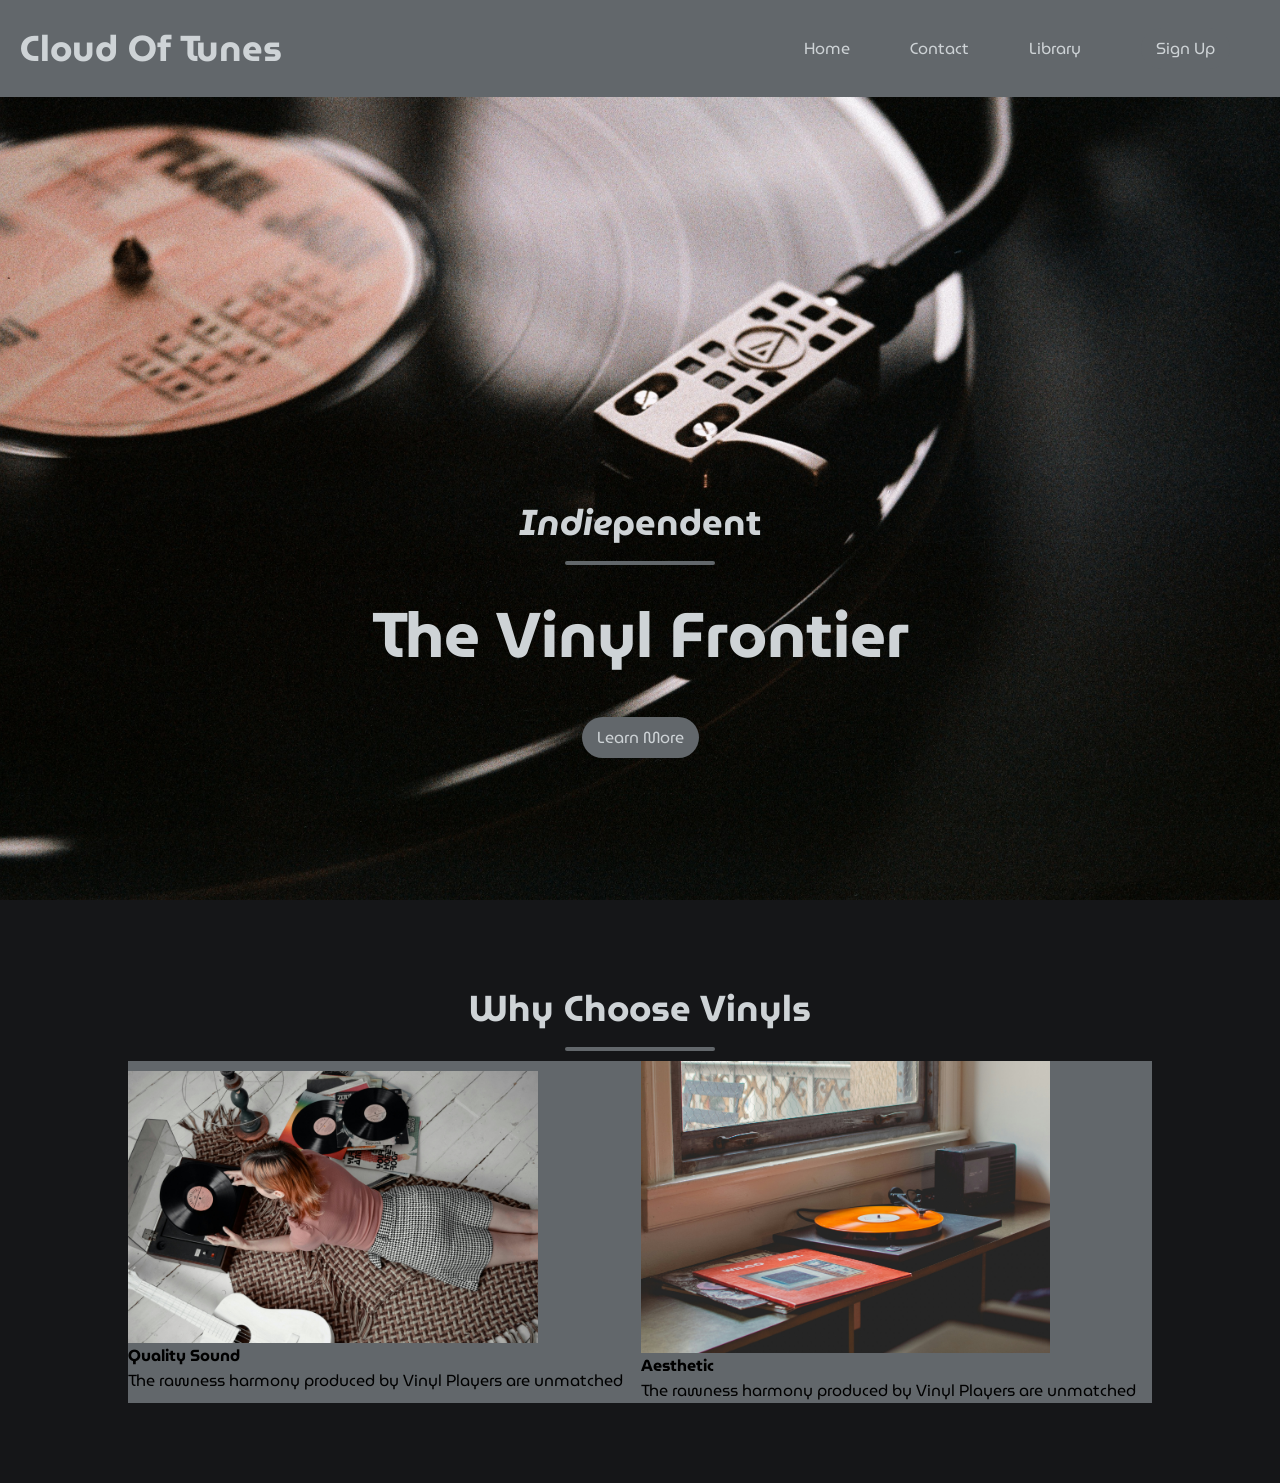
<file: index.html>
<!DOCTYPE html>
<html lang="en">
<head>
    <meta charset="UTF-8">

    <meta name="viewport" content="width=device-width, initial-scale=1.0">

    <title>The Vinyl Frontier</title>

    <link rel="stylesheet" href="styles.css">
    <link rel="icon" href="/Images/vinyl icon.png">

    <link rel="preconnect" href="https://fonts.googleapis.com">
    <link rel="preconnect" href="https://fonts.gstatic.com" crossorigin>
    <link href="https://fonts.googleapis.com/css2?family=MuseoModerno:ital,wght@0,100..900;1,100..900&display=swap" rel="stylesheet">

    <link rel="preconnect" href="https://fonts.googleapis.com">
    <link rel="preconnect" href="https://fonts.gstatic.com" crossorigin>
    <link href="https://fonts.googleapis.com/css2?family=Funnel+Display:wght@300..800&display=swap" rel="stylesheet">

</head>

<body>

    <nav class="navbar">
        <h1 class="logo">Cloud Of Tunes</h1>
        <ul class="nav-links">
            <li class="active"><a href="index.html">Home</a></li>
            <li class="active"><a href="contact.html">Contact</a></li>
            <li class="active"><a href="library.html">Library</a></li>
            <li class="ctn"><a href="signup.html">Sign Up</a></li>
        </ul>
    </nav>

    <header class="banner-three">
        <div class="header-content">
            <h2><i>Indie</i>pendent</h2>
            <div class="line"></div>
            <h1>The Vinyl Frontier</h1>
            <a href="about.html" class="ctn">Learn More</a>
        </div>
    </header>

    <section>
        <div>
            <h1 class="title">Why Choose Vinyls</h1>
            <div class="line"></div>
        <div class="row">
            <div class="col">
                <img src="Images/lady laying down with music around her.jpg">
                <h4>Quality Sound</h4>
                <p>The rawness harmony produced by Vinyl Players are unmatched</p>
                <!-- <a href="#" class="ctn">Learn More</a> -->
            </div>
            <div class="col">
                <img src="Images/vinyl table.jpg">
                <h4>Aesthetic</h4>
                <p>The rawness harmony produced by Vinyl Players are unmatched</p>
                <!-- <a href="#" class="ctn">Learn More</a> -->
            </div>
        </div>
        </div>
    </section>
</body>



</html>
</file>
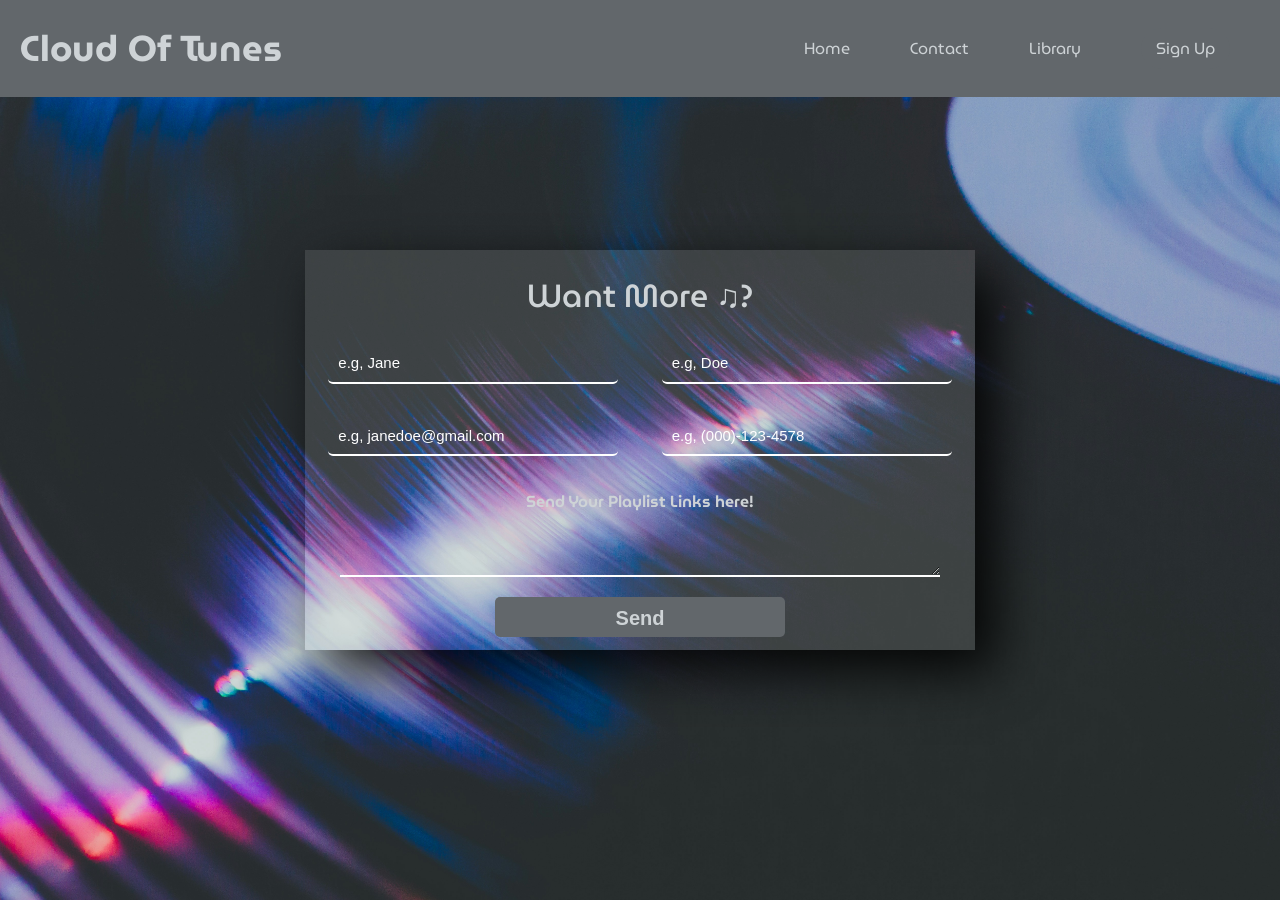
<file: contact.html>
<!DOCTYPE html>
<html lang="en">
<head>
    <meta charset="UTF-8">
    <meta name="viewport" content="width=device-width, initial-scale=1.0">
    <title>Get In Touch</title>

    <link rel="stylesheet" href="styles.css">
    <link rel="icon" href="Images/vinyl icon.png">

    <link rel="preconnect" href="https://fonts.googleapis.com">
    <link rel="preconnect" href="https://fonts.gstatic.com" crossorigin>
    <link href="https://fonts.googleapis.com/css2?family=MuseoModerno:ital,wght@0,100..900;1,100..900&display=swap" rel="stylesheet">

    <link rel="preconnect" href="https://fonts.googleapis.com">
    <link rel="preconnect" href="https://fonts.gstatic.com" crossorigin>
    <link href="https://fonts.googleapis.com/css2?family=Funnel+Display:wght@300..800&display=swap" rel="stylesheet">

</head>

<body>

     <header>
         <nav class="navbar">
        <h1 class="logo">Cloud Of Tunes</h1>
        <ul class="nav-links">
            <li class="active"><a href="index.html">Home</a></li>
            <li class="active"><a href="contact.html">Contact</a></li>
            <li class="active"><a href="library.html">Library</a></li>
            <li class="ctn"><a href="signup.html">Sign Up</a></li>
        </ul>
    </nav>
     </header>

    <div class="container">
        <form>
            <h1>Want More <span>&#9835;</span>?</h1>
            <input type="text" id="firstName" placeholder="e.g, Jane" required>
            <input type="text" id="lastName" placeholder="e.g, Doe" required>
            <input type="email" id="mail" placeholder="e.g, janedoe@gmail.com" required>
            <input type="tel" id="mobile" placeholder="e.g, (000)-123-4578" required>
            <h4>Send Your Playlist Links here!</h4>
            <textarea required></textarea>
            <input type="submit" value="Send" id="button1">
        </form>
    </div>
</body>

</html>
</file>
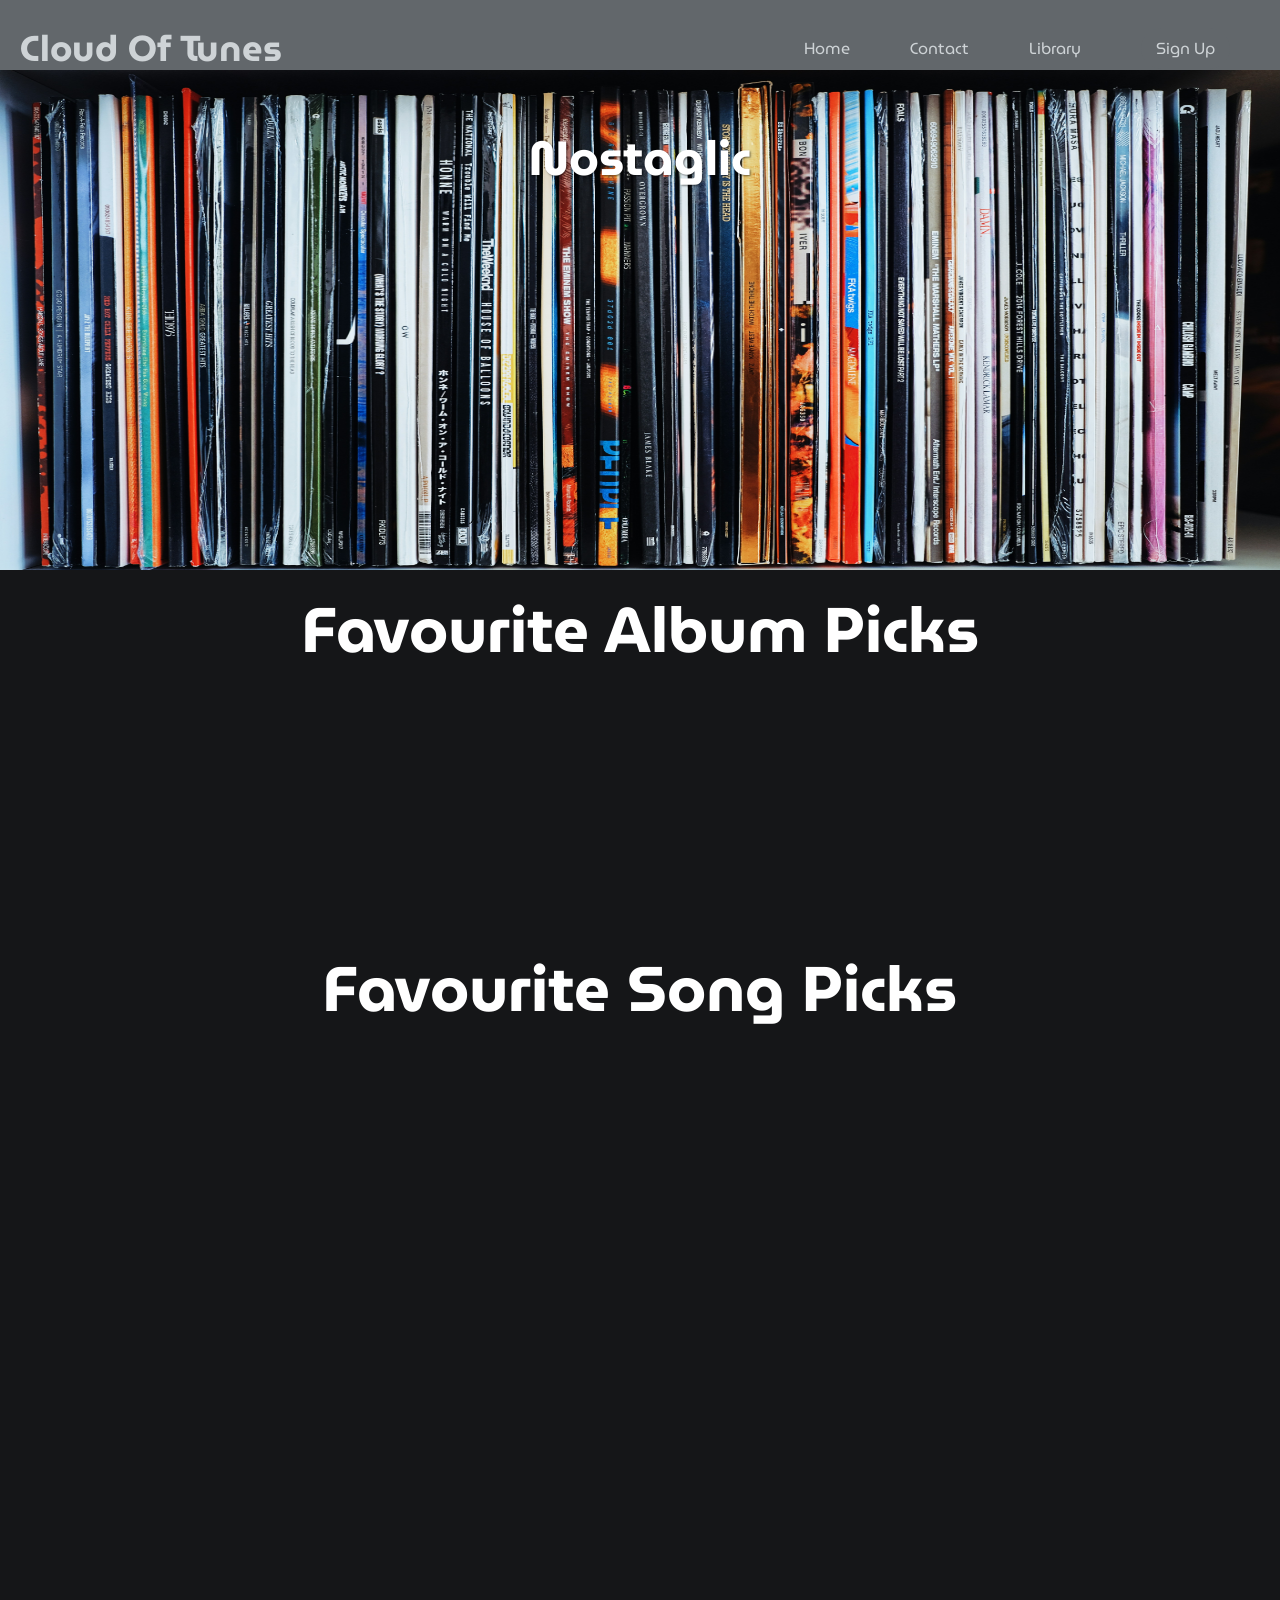
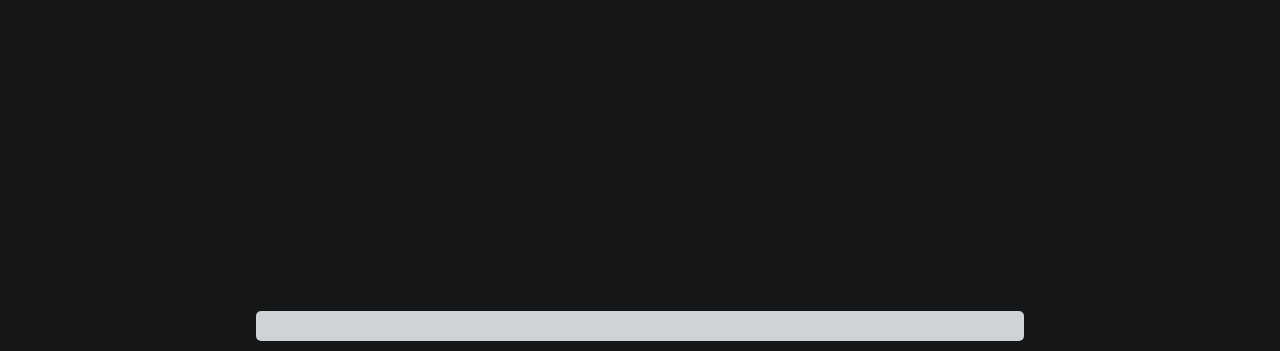
<file: library.html>
<!DOCTYPE html>
<html lang="en">
<head>
    <meta charset="UTF-8">
    <meta name="viewport" content="width=device-width, initial-scale=1.0">
    <title>Song Library</title>

    <link rel="stylesheet" href="styles.css">
    <link rel="icon" href="Images/vinyl icon.png">

    <link rel="preconnect" href="https://fonts.googleapis.com">
    <link rel="preconnect" href="https://fonts.gstatic.com" crossorigin>
    <link href="https://fonts.googleapis.com/css2?family=MuseoModerno:ital,wght@0,100..900;1,100..900&display=swap" rel="stylesheet">

    <link rel="preconnect" href="https://fonts.googleapis.com">
    <link rel="preconnect" href="https://fonts.gstatic.com" crossorigin>
    <link href="https://fonts.googleapis.com/css2?family=Funnel+Display:wght@300..800&display=swap" rel="stylesheet">

</head>
<body>
    
    <header>
         <nav class="navbar">
        <h1 class="logo">Cloud Of Tunes</h1>
        <ul class="nav-links">
            <li class="active"><a href="index.html">Home</a></li>
            <li class="active"><a href="contact.html">Contact</a></li>
            <li class="active"><a href="library.html">Library</a></li>
            <li class="ctn"><a href="signup.html">Sign Up</a></li>
        </ul>
    </nav>
        </header>

         <div class="slider">
        <figure>
            <div class="slide">
                <h1>Nostaglic</h1>
                <img src="Images/collection of vinyl.jpg" alt="Collection Of Vinyl">
            </div>
            <div class="slide">
                <h1>Quality</h1>
                <img src="/Images/vinyldarker.jpg" alt="A Darker Vinyl">
            </div>
            <div class="slide">
                <h1>Aesthetic</h1>
                <img src="Images/aestheic vinyl stash dark.jpg" alt="A Vinyl Stash">
            </div>
            <div class="slide">
                <h1>Affordable</h1>
                <img src="/Images/dark vinyl.jpg" alt="A Darker ambient Vinyl">
            </div>
        </figure>
    </div>

        <h2 class="logo-one">Favourite Album Picks</h2>
        <div class="container-three">
            <div class="album-one">
                    <iframe data-testid="embed-iframe" style="border-radius:12px" src="https://open.spotify.com/embed/album/5chTLnnxlxQVAgEv6YbEBe?utm_source=generator&theme=0" 
                    width="40%" height="152" frameBorder="0" allowfullscreen="" allow="autoplay; clipboard-write; encrypted-media; fullscreen; picture-in-picture" loading="lazy">
                    </iframe>
            </div>

            <div class="album-one">
                <iframe data-testid="embed-iframe" style="border-radius:12px" src="https://open.spotify.com/embed/album/0nW0w37lrQ87k7PLZvC4qJ?utm_source=generator&theme=0" 
                width="40%" height="152" frameBorder="0" allowfullscreen="" allow="autoplay; clipboard-write; encrypted-media; fullscreen; picture-in-picture" loading="lazy">
                </iframe>
            </div>

            <div class="album-one">
                <iframe data-testid="embed-iframe" style="border-radius:12px" src="https://open.spotify.com/embed/album/5VoeRuTrGhTbKelUfwymwu?utm_source=generator&theme=0" 
                width="40%" height="152" frameBorder="0" allowfullscreen="" allow="autoplay; clipboard-write; encrypted-media; fullscreen; picture-in-picture" loading="lazy">
                </iframe>
            </div>

            <div class="album-one">
                <iframe data-testid="embed-iframe" style="border-radius:12px" src="https://open.spotify.com/embed/album/2NjDbraAaxJaXkyWDKaLvJ?utm_source=generator&theme=0" 
                width="40%" height="152" frameBorder="0" allowfullscreen="" allow="autoplay; clipboard-write; encrypted-media; fullscreen; picture-in-picture" loading="lazy">
                </iframe>
            </div>
        </div>
        
        <h2 class="logo-one">Favourite Song Picks</h2>

        <div class="album-one">
            <iframe data-testid="embed-iframe" style="border-radius:12px" src="https://open.spotify.com/embed/track/4Z59a9hIn8EMsni3OiqGso?utm_source=generator&theme=0" width="100%" height="152" frameBorder="0" allowfullscreen="" allow="autoplay; clipboard-write; encrypted-media; fullscreen; picture-in-picture" loading="lazy"></iframe>
        </div>

        <div class="album-one">
            <iframe data-testid="embed-iframe" style="border-radius:12px" src="https://open.spotify.com/embed/track/3jjsRKEsF42ccXf8kWR3nu?utm_source=generator&theme=0" width="100%" height="152" frameBorder="0" allowfullscreen="" allow="autoplay; clipboard-write; encrypted-media; fullscreen; picture-in-picture" loading="lazy"></iframe>
        </div>

        <div class="album-one">
            <iframe data-testid="embed-iframe" style="border-radius:12px" src="https://open.spotify.com/embed/track/3jjsRKEsF42ccXf8kWR3nu?utm_source=generator&theme=0" width="100%" height="152" frameBorder="0" allowfullscreen="" allow="autoplay; clipboard-write; encrypted-media; fullscreen; picture-in-picture" loading="lazy"></iframe>
        </div>

        <div class="album-one">
            <iframe data-testid="embed-iframe" style="border-radius:12px" src="https://open.spotify.com/embed/track/4sNG6zQBmtq7M8aeeKJRMQ?utm_source=generator&theme=0" width="100%" height="152" frameBorder="0" allowfullscreen="" allow="autoplay; clipboard-write; encrypted-media; fullscreen; picture-in-picture" loading="lazy"></iframe>
        </div>

        <button><a href="pop.html">CLICK ME!</a></button>
</body>
</html>
</file>
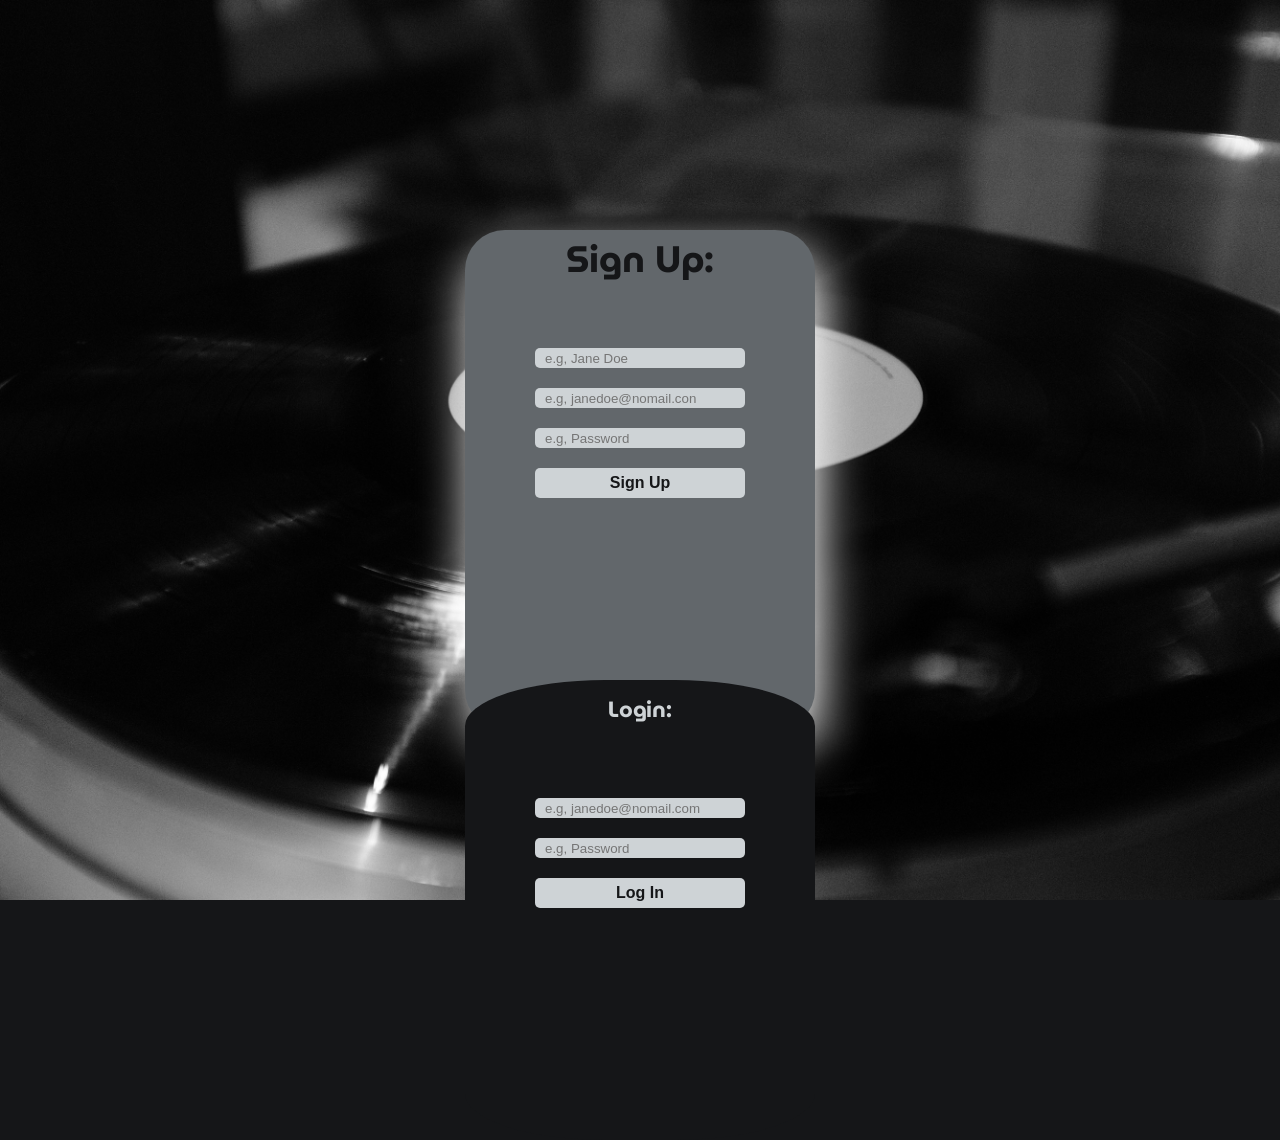
<file: signup.html>
<!DOCTYPE html>
<html lang="en">
<head>
    <meta charset="UTF-8">
    <meta name="viewport" content="width=device-width, initial-scale=1.0">
    <title>Sign Up!</title>
    <link rel="stylesheet" href="styles.css">
    <link rel="icon" href="Images/vinyl icon.png">

    <link rel="preconnect" href="https://fonts.googleapis.com">
    <link rel="preconnect" href="https://fonts.gstatic.com" crossorigin>
    <link href="https://fonts.googleapis.com/css2?family=MuseoModerno:ital,wght@0,100..900;1,100..900&display=swap" rel="stylesheet">

    <link rel="preconnect" href="https://fonts.googleapis.com">
    <link rel="preconnect" href="https://fonts.gstatic.com" crossorigin>
    <link href="https://fonts.googleapis.com/css2?family=Funnel+Display:wght@300..800&display=swap" rel="stylesheet">

</head>
<body class="back-main">
    <div>
        <div class="main">
            <input type="checkbox" id="check1" aria-hidden="true">

            <div class="signup">
                <form>
                    <label for="check1" aria-hidden="true">Sign Up:</label>
                    <input type="text" name="user-name" placeholder="e.g, Jane Doe" required>
                    <input type="email" name="email" placeholder="e.g, janedoe@nomail.con" required>
                    <input type="password" name="password" placeholder="e.g, Password" required>
                    <button><a href="index.html" class="redirect">Sign Up</a></button>
                </form>
            </div>

            <div class="login">
                <form>
                    <label for="check1" aria-hidden="true">Login:</label>
                    <input type="email" name="email" placeholder="e.g, janedoe@nomail.com" required>
                    <input type="password" name="password" placeholder="e.g, Password">
                    <button class="log"><a href="index.html" class="redirect">Log In</a></button>
                </form>
            </div>
        </div>
    </div>
</body>
</html>
</file>
<file: styles.css>
* {
    padding: 0;
    margin: 0;
    box-sizing: border-box;
}

body {
    font-family: "MuseoModerno", "Funnel Display";
    background-color: #151618;
}

/* Sign Up / Log In Page */

.back-main {
    justify-content: center;
    display: flex;
    align-items: center;
    min-height: 100vh;
    background-image: url(Images/vinyldarker.jpg); 
    background-size: cover;
    background-repeat: no-repeat;
    overflow: hidden;
}

.main {
    width: 350px;
    height: 500px;
    background: #62676B;
    border-radius: 40px;
    box-shadow: 5px 20px 50px #fff;
}

#check1 {
    display: none;
}

.signup {
    position: relative;
    width: 100%;
    height: 100%;
}

label {
    color: #151618;
    font-size: 2.3rem;
    justify-content: center;
    display: flex;
    margin: 60px;
    font-weight: bold;
    cursor: pointer;
    transition: .5s ease-in-out;
}

input {
    width: 60%;
    height: 20px;
    background: #CED3D6;
    justify-content: center;
    display: flex;
    margin: 20px auto;
    padding: 10px;
    border: none;
    outline: none;
    border-radius: 5px;
}

button {
    width: 60%;
    height: 30px;
    margin: 10px auto;
    justify-content: center;
    display: block;
    color: #151618;
    background: #CED3D6;
    font-size: 1em;
    font-weight: bold;
    margin-top: 20px;
    outline: none;
    border: none;
    border-radius: 5px;
    transition: .2s ease-in;
    cursor: pointer;
}

button:hover {
    background:#62676B;
    color:#CED3D6;
}

.log:hover  {
    background: #62676B;
    color: #CED3D6;
}

.login {
    color: #CED3D6;
    height: 460px;
    background: #151618;
    border-radius: 40% / 10%;
    transform: translateY(-110px);
    transition: .8s ease-in-out;
}

.login label {
    color: #CED3D6;
    transform: scale(0.6);
}

.redirect {
    color: #151618;
}

#check1:checked ~ .login {
    transform: translateY(-500px);
}

#checked:checked ~ .login label {
    transform: scale(1);
}

#checked:checked ~ .signup label {
    transform: scale(-6);
}

/* Sign Up / Log In Page */

/* Home Page */
.banner-three {
    width: 100%;
    height: 100vh;
    background-image: url(Images/dark\ vinyl.jpg);
    background-position: center;
    background-size: cover;
    display: flex;
    align-items: flex-end;
    justify-content: center;
}   

.navbar {
    position: absolute;
    top: 0;
    left: 0;
    display: flex;
    width: 100%;
    justify-content: space-between;
    padding: 20px;
    color: #151618;
    background: #62676B;
}

.nav-links {
    display: flex;
    align-items: center;
}

.nav-links li {
    margin: 0 30px;
}

.header-content {
    margin-bottom: 150px;
    color: #CED3D6;
    text-align: center;
}

.header-content h2 {
    font-size: 4vmin;
}

.line {
    width: 150px;
    height: 4px;
    background: #62676B;
    margin: 10px auto;
    border-radius: 5px;
}

.header-content h1 {
    font-size: 7vmin;
    margin-top: 20px;
    margin-bottom: 40px;
}

.ctn {
    padding: 8px 15px;
    background: #62676B;
    border-radius: 30px;
    color: #CED3D6;
}

ul {
    list-style: none;
}

a {
    text-decoration: none;
    color: #CED3D6;
} 

.logo {
    font-size: 4vmin;
    color: #CED3D6;
}

.active:hover {
    color: #CED3D6;
    text-decoration: underline;
    font-weight: bold;
}

span {
    animation: titlespin 1s infinite alternate-reverse;
}

@keyframes titlespin {
    0% { color: #CED3D6; }
  50% { color: #62676B; }
  100% { color: #151618; }
}


@media (max-width: 600px){
    .navbar {
        padding: 0;
    }
    .nav-links {
        flex-direction: column;
        width: 100%;
        height: 100vh;
        justify-content: center;
        background: #151618;
    }
    .nav-links li{
        margin: 30px auto;
    }
}

section {
    width: 80%;
    margin: 80px auto;
}

.title {
    text-align: center;
    font-size: 4vmin;
    color: #CED3D6;
}

.row {
    display: flex;
    align-items: center;
    width: 100%;
    justify-content: space-between;
    background: #62676B;
}

.row .col img {
    display: flex;
    flex-direction: column;
    align-items: center;
    width: 80%;
}

/* Home Page */

/* Contact Us */

.container {
    min-height: 100vh;
    display: flex;
    justify-content: center;
    align-items: center;
    background: url(Images/glowy\ vinyl.jpg);
    background-position: center;
    background-size: cover;
}

.container form {
    width: 670px;
    height: 400px;
    display: flex;
    justify-content: center;
    box-shadow: 20px 20px 50px rgba(0, 0, 0, 0.9);
    background: rgba(255, 255, 255, 0.1);
    flex-wrap: wrap;
}

.container form h1 {
    color: #CED3D6;
    font-weight: 500;
    margin-top: 20px;
    width: 500px;
    text-align: center;
}

.container form input {
    width: 290px;
    height: 40px;
    padding-left: 10px;
    outline: none;
    border: none;
    font-size: 15px;
    margin-bottom: 10px;
    background: none;
    border-bottom: 2px solid #fff;
}

.container form input::placeholder {
    color: #fff;
}

.container form #lastName, .container form #mobile {
    margin-left: 20px;
}

.container form h4 {
    color: #CED3D6;
    font-weight: 600;
    width: 600px;
    margin-top: 20px;
    text-align: center;
}

.container form textarea {
    background: none;
    border: none;
    border-bottom: 2px solid #fff;
    color: #fff;
    font-weight: 200;
    font-size: 15px;
    padding: 10px;
    outline: none;
    min-width: 600px;
   
}

textarea::-webkit-scrollbar {
    width: 1em;
}

textarea::-webkit-scrollbar-thumb {
    background-color: #fff;
}

.container form #button1 {
    border: none;
    background: #62676B;
    border-radius: 5px;
    margin-top: 20px;
    font-weight: 600;
    font-size: 20px;
    color: #CED3D6;
}

.container form #button1:hover {
    opacity: 0.7;
}
/* Contact Us */

/* Song Library */

 .carousel-driver-title {
    color: white;
    text-align: center;
    margin: 20px 0 0 20px;
    padding: 20px 0;
    font-size: 2.5em;
}

.carousel-driver-title:hover {
    color:#202D36;
    text-decoration: dashed;
}

.slider {
    width: 100%;
    height: 500px;
    overflow: hidden;
    margin-top: 70px;
}

figure {
    position: relative;
    left: 0;
    width: 400%; 
    animation: 10s slide infinite;
}

.slide {
    position: relative;
    width: 25%;
    float: left;
}

.slide h1{
    position: absolute;
    font-size: 3em;
    width: 100%;
    text-align: center;
    margin-top: 50px;
    color: white;
    text-shadow: 1px 1px 2px rgba(0, 0, 0, 0.5);
}

.slide img{
    width: 100%;
    height: 500px;
}

@keyframes slide{
    0%{
        left:0;
    }
    10%{
        left:0;
    }
    20%{
        left:-100%;
    }
    30%{
        left:-100%;
    }
    40%{
        left:-200%;
    }
    50%{
        left:-200%;
    }
    55%{
        left:-300%;
    }
    65%{
        left:-300%;
    }
    66%{
        left:-200%;
    }
    74%{
        left:-200%;
    }
    75%{
        left:-100%;
    }
    85%{
        left:-100%;
    }
    90%{
        left:0;
    }
    1000%{
        left:0;
    }
}
/* animation gallery */

.container-three {
    margin-top: 4vmin;
    padding: 0 7vmin;
    display: flex;

}

.logo-one {
    color: #fff;
    text-align: center;
    font-size: 7vmin;
    margin-top: 10px;
}

.album-one {
    padding: 3vmin 0;
    
}
/* Song Library */

/* About Us  */


/* About Us */
</file>
